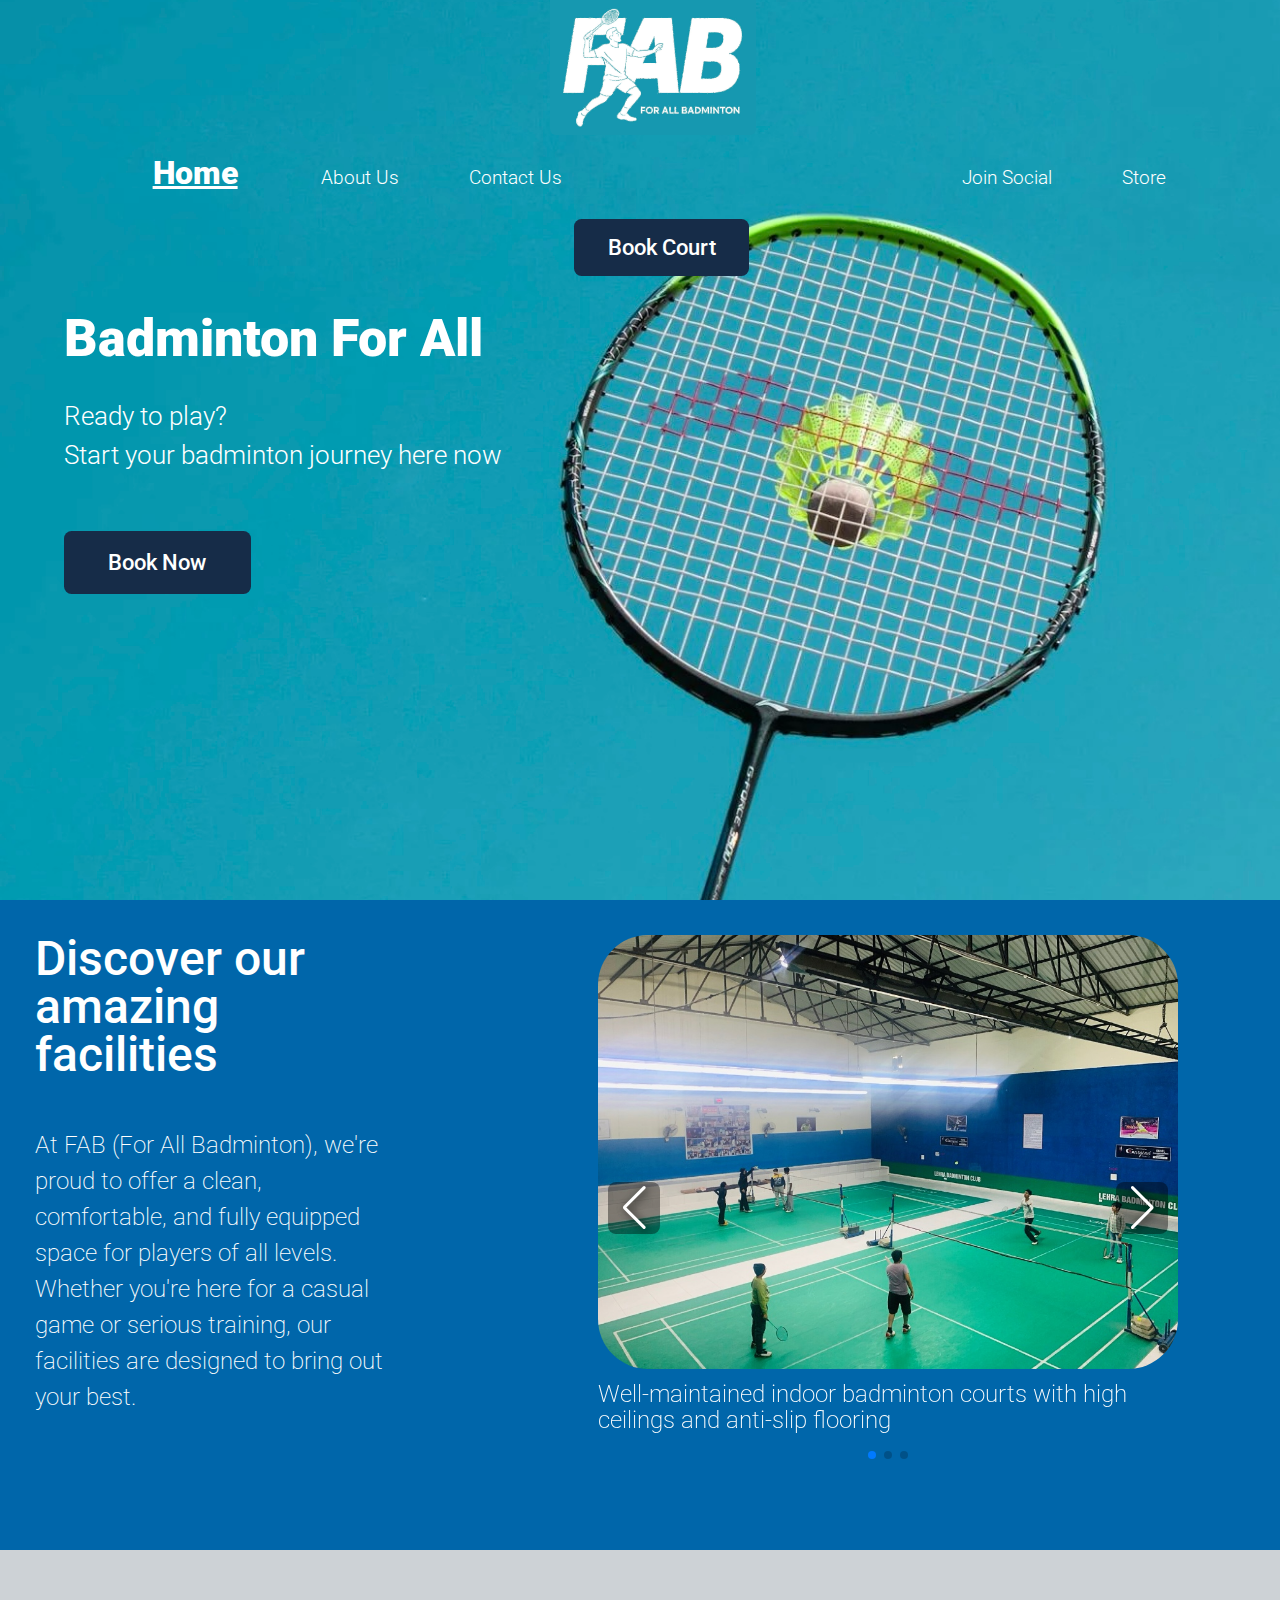
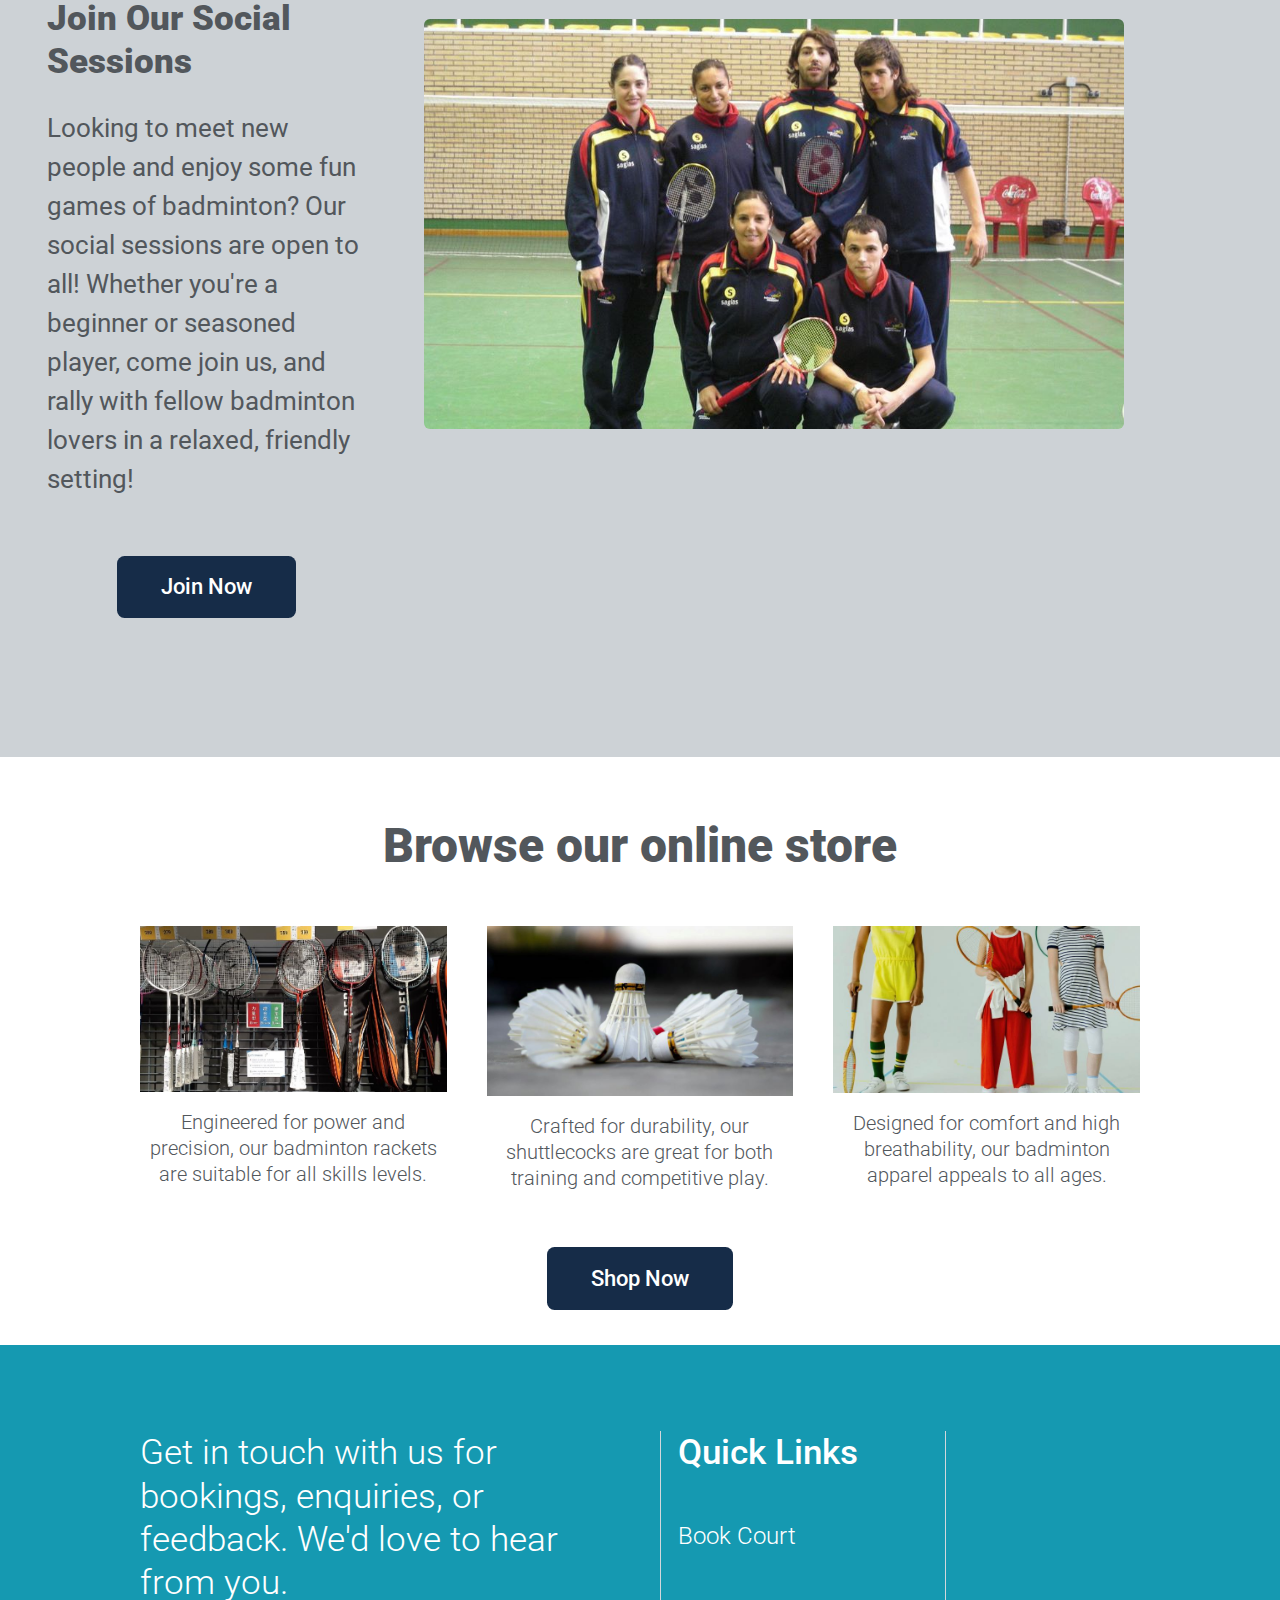
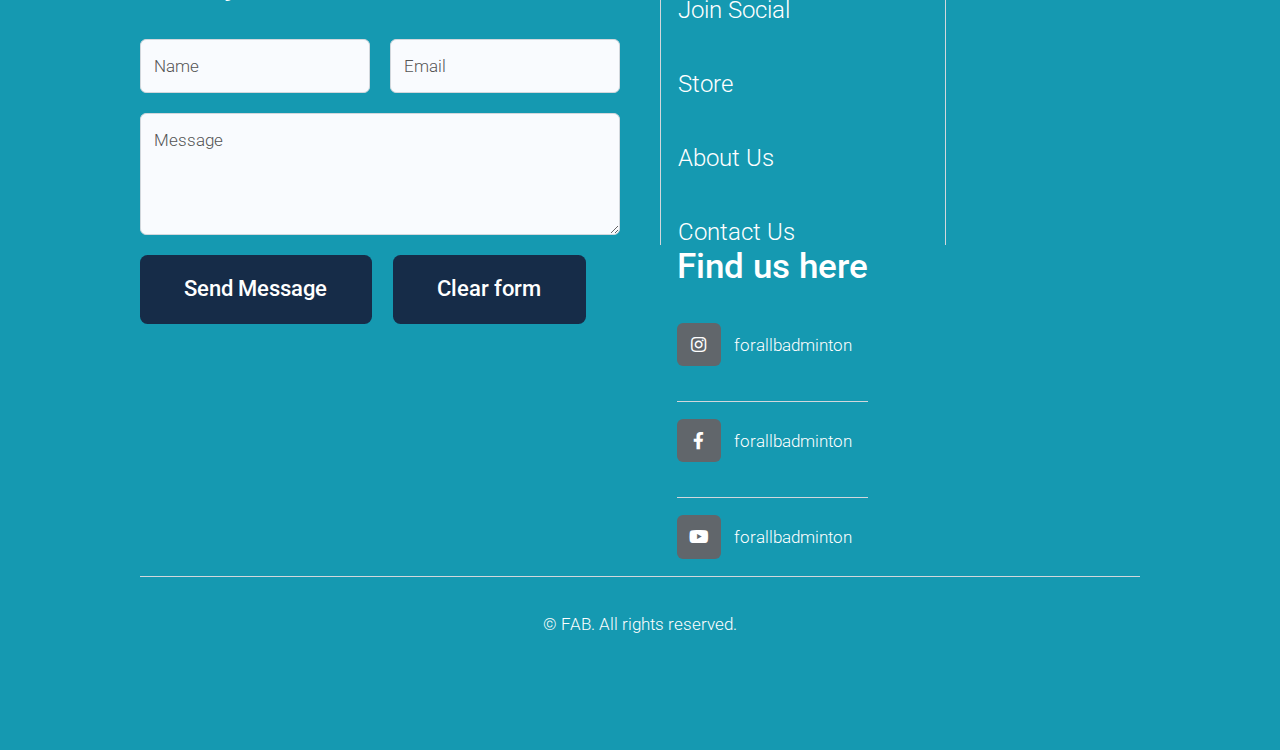
<file: index.html>
<!DOCTYPE HTML>
<!--
	Telephasic by HTML5 UP
	html5up.net | @ajlkn
	Free for personal and commercial use under the CCA 3.0 license (html5up.net/license)
-->
<html lang="en">
	<head>
		<title>For All Badminton</title>
		<meta name="robots" content="noindex,nofollow">
		<meta charset="utf-8">
		<meta name="viewport" content="width=device-width, initial-scale=1">
		<link rel="preconnect" href="https://fonts.googleapis.com">
		<link rel="preconnect" href="https://fonts.gstatic.com" crossorigin>
		<link href="https://fonts.googleapis.com/css2?family=Roboto:ital,wght@0,100..900;1,100..900&display=swap"
			rel="stylesheet">
		<link rel="stylesheet" href="assets/css/main.css">
		<!-- Swiper CSS -->
		<link rel="stylesheet" href="https://cdn.jsdelivr.net/npm/swiper@11/swiper-bundle.min.css">
		<!-- Swiper JS -->
		<script src="https://cdn.jsdelivr.net/npm/swiper@11/swiper-bundle.min.js"></script>
	</head>
	<body class="homepage is-preload">		
		<div id="page-wrapper">
			<!-- Header -->
				<div id="header-wrapper">
					<div id="header" class="container">
						<!-- Logo -->
							<div id="logo">
								<a href="index.html">
									<img src="images/badminton_logo_landscape.jpg" alt="Logo of For All Badminton company. Shows a person holding a badminton racket with the letters 'FAB' behind him.">
								</a>
							</div>
						<!-- Nav -->
							<nav id="nav">
								<ul>
									<li>
										<a class="active" href="#">Home</a>
									</li>
									<li><a href="">About Us</a></li>
									<li><a href="">Contact Us</a></li>
									<li class="break"><a href="">Join Social</a></li>
									<li><a href="">Store</a></li>
									<li><a  class="book-court-btn" href="">Book Court</a></li>
								</ul>
							</nav>
					</div>
					<!-- Hero -->
						<section id="hero" class="container">
							<header>
								<h2>Badminton For All</h2>								
							</header>
							<p>Ready to play? 
								<br>
								Start your badminton journey here now
							</p>
							<ul class="actions">
								<li><a href="#" class="button">Book Now</a></li>
							</ul>
						</section>
				</div>

				<!-- Features 1: Facilities section-->
				<div class="wrapper">
					<section class="facilities-section">
						<header>
							<h2>Discover our amazing facilities</h2>
							<p>
								At FAB (For All Badminton),
								we're proud to offer a clean,
								comfortable, and fully equipped space for players of all levels.
								Whether you're here for a casual game or serious training, our facilities are designed to bring out your
								best.
							</p>
						</header>
						<div class="swiper mySwiper">
							<div class="swiper-wrapper">
								<div class="swiper-slide">
									<div class="image-wrapper">
										<img src="images/badminton_court.jpg" alt="Some people playing badminton in a indoor badminton court.">
										<div class="caption">
											Well-maintained indoor badminton courts with high ceilings and anti-slip flooring
										</div>
									</div>
								</div>
								<div class="swiper-slide">
									<div class="image-wrapper">
										<img src="images/locker_rooms.jpg" alt="A locker room">
										<div class="caption">
											Dedicated locker room with generous storage to securely hold your personal items as you play
										</div>
									</div>
								</div>
								<div class="swiper-slide">
									<div class="image-wrapper">
										<img src="images/carpark.jpg" alt="A sheltered carpark">
										<div class="caption">
											Plenty of parking available at our venue, so you can arrive and play with ease
										</div>
									</div>
								</div>
							</div>
							
							<div class="swiper-button-prev"></div>
							<div class="swiper-button-next"></div>
							<div class="swiper-pagination"></div>
						</div>
					</section>
				</div>

			<!-- Features 3: Social section-->
			<div class="wrapper">
				<section class="social-section">
					<div class="row">
						<header>
							<h2>Join Our Social Sessions</h2>
							<div class="features">
								<div class="image-wrapper first">
									<img class="image featured" src="images/badminton_team.jpg" alt="A group of people holding badminton rackets posing for the picture">
								</div>
							</div>
							<p>
								Looking to meet new people and enjoy some fun games of badminton? Our social sessions are open to all!
								Whether you're a beginner or seasoned player, come join us, and rally with fellow badminton lovers in a relaxed,
								friendly setting!
							</p>
							<ul class="actions major button-wrapper">
								<li><a href="#" class="button">Join Now</a></li>
							</ul>
						</header>
						<div class="features">
							<div class="image-wrapper first">
								<img class="image featured" src="images/badminton_team.jpg" alt="a group of people holding badminton rackets posing for the picture">
							</div>
						</div>
					</div>
				</section>
			</div>

			<!-- Features 4: Shop section-->
				<div class="wrapper">
					<section class="container shop-section">
						<header class="">
							<h2>Browse our online store</h2>
						</header>
						<div class="row features">
							<div class="col-4 col-12-narrower feature">
								<div class="image-wrapper first">
									<img class="shop-img image featured" src="images/badminton_rackets.jpg" alt="Badminton rackets on sale in a store">
								</div>
								<p>Engineered for power and precision, our badminton rackets are suitable for all skills levels.</p>
							</div>
							<div class="col-4 col-12-narrower feature">
								<div class="image-wrapper">
									<img class="shop-img image featured" src="images/shuttlecocks.jpg" alt="A few shuttlecocks on the ground">
								</div>
								<p>Crafted for durability, our shuttlecocks are great for both training and competitive play.</p>
							</div>
							<div class="col-4 col-12-narrower feature">
								<div class="image-wrapper">
									<img class="shop-img image featured" src="images/badminton_apparels.jpg" alt="Three kids wearing fitness appeals holding tennis and badminton rackets">
								</div>
								<p>Designed for comfort and high breathability, our badminton apparel appeals to all ages.</p>
							</div>
						</div>
						<div class="button-wrapper">
							<a href="#" class="button">Shop Now</a>
						</div>
						
					</section>
				</div>

			<!-- Footer -->
			<div id="footer-wrapper">
				<div id="footer" class="container">
					<div class="row">
						<section class="col-6 col-12-narrower" id="contact-us-form">
							<h2 id="contact-us-form-title">
								Get in touch with us for bookings, enquiries, or feedback. We'd love to hear from you.
							</h2>
							<form method="post" action="#">
								<div class="row gtr-50">
									<div class="col-6 col-12-mobile">
										<input name="name" placeholder="Name" type="text">
									</div>
									<div class="col-6 col-12-mobile">
										<input name="email" placeholder="Email" type="text">
									</div>
									<div class="col-12">
										<textarea name="message" placeholder="Message"></textarea>
									</div>
									<div class="col-12">
										<ul class="actions">
											<li><input type="submit" value="Send Message"></li>
											<li><input type="reset" value="Clear form"></li>
										</ul>
									</div>
								</div>
							</form>
						</section>
						<div class="col-6 col-12-narrower">
							<div class="row gtr-0">
								<section id="quick-links">
									<h2>Quick Links</h2>
									<ul class="icons col-6 col-12-mobile">
										<li id="quick-links-bookcourt">
											<a href="#">Book Court</a>
										</li>
										<li><a href="#">Join Social</a></li>
										<li><a href="#">Store</a></li>
										<li><a href="#">About Us</a></li>
										<li><a href="#">Contact Us</a></li>
									</ul>
								</section>
								<section id="footer-socialmedia-section">
									<h2>Find us here</h2>
									<ul class="divided icons col-6 col-12-mobile">
										<li class="icon brands fa-instagram"><a href="#"><span
													class="extra">instagram.com/</span>forallbadminton</a></li>
										<li class="icon brands fa-facebook-f"><a href="#"><span
													class="extra">facebook.com/</span>forallbadminton</a></li>
										<li class="icon brands fa-youtube"><a href="#"><span
													class="extra">youtube.com/</span>forallbadminton</a></li>
									</ul>
								</section>
			
							</div>
						</div>
					</div>
				</div>
				<div id="copyright" class="container">
					<ul class="menu">
						<li>
							&copy; FAB. All rights reserved.
						</li>
					</ul>
				</div>
			</div>

		</div>

		<!-- Scripts -->
		<script src="https://cdn.jsdelivr.net/npm/swiper@11/swiper-bundle.min.js"></script>
		<script src="assets/js/jquery.min.js"></script>
		<script src="assets/js/jquery.dropotron.min.js"></script>
		<script src="assets/js/browser.min.js"></script>
		<script src="assets/js/breakpoints.min.js"></script>
		<script src="assets/js/util.js"></script>
		<script src="assets/js/main.js"></script>
	</body>
</html>
</file>
<file: assets/css/main.css>
@import url("fontawesome-all.min.css");

html, body, div, span, applet, object,
iframe, h1, h2, h3, h4, h5, h6, p, blockquote,
pre, a, abbr, acronym, address, big, cite,
code, del, dfn, em, img, ins, kbd, q, s, samp,
small, strike, strong, sub, sup, tt, var, b,
u, i, center, dl, dt, dd, ol, ul, li, fieldset,
form, label, legend, table, caption, tbody,
tfoot, thead, tr, th, td, article, aside,
canvas, details, embed, figure, figcaption,
footer, header, hgroup, menu, nav, output, ruby,
section, summary, time, mark, audio, video {
	margin: 0;
	padding: 0;
	border: 0;
	font-size: 100%;
	font: inherit;
	vertical-align: baseline;}

article, aside, details, figcaption, figure,
footer, header, hgroup, menu, nav, section {
	display: block;}

body {
	line-height: 1;
}

ol, ul {
	list-style: none;
}

blockquote, q {
	quotes: none;
}

	blockquote:before, blockquote:after, q:before, q:after {
		content: '';
		content: none;
	}

table {
	border-collapse: collapse;
	border-spacing: 0;
}

body {
	-webkit-text-size-adjust: none;
}

mark {
	background-color: transparent;
	color: inherit;
}

input::-moz-focus-inner {
	border: 0;
	padding: 0;
}




/* Basic */

	@-ms-viewport {
		width: device-width;
	}

	html {
		box-sizing: border-box;
	}

	*, *:before, *:after {
		box-sizing: inherit;
	}

	body {
		background: #f5f7fa;
		font-family: 'Roboto', sans-serif;
		font-weight: 300;
		color: #52575c;
		line-height: 1.75em;
		font-size: 14pt;
	}

		body.is-preload *, body.is-preload *:before, body.is-preload *:after {
			-moz-animation: none !important;
			-webkit-animation: none !important;
			-ms-animation: none !important;
			animation: none !important;
			-moz-transition: none !important;
			-webkit-transition: none !important;
			-ms-transition: none !important;
			transition: none !important;
		}

	input, textarea, select {
		font-family: 'Roboto', sans-serif;
		font-weight: 300;
		color: #52575c;
		line-height: 1.75em;
		font-size: 15pt;
	}

	h1, h2, h3, h4, h5, h6 {
		font-weight: 300;
		color: #52575c;
	}

	h1 a, h2 a, h3 a, h4 a, h5 a, h6 a {
		color: inherit;
		text-decoration: none;
	}

	h2 {
		font-size: 2em;
		line-height: 1.25em;
	}

	h3 {
		font-size: 1.5em;
		line-height: 1.5em;
	}

	a {
		-moz-transition: color 0.25s ease-in-out, border-color 0.25s ease-in-out, background-color 0.25s ease-in-out;
		-webkit-transition: color 0.25s ease-in-out, border-color 0.25s ease-in-out, background-color 0.25s ease-in-out;
		-ms-transition: color 0.25s ease-in-out, border-color 0.25s ease-in-out, background-color 0.25s ease-in-out;
		transition: color 0.25s ease-in-out, border-color 0.25s ease-in-out, background-color 0.25s ease-in-out;
		color: inherit;
		text-decoration: none;
		/* border-bottom: dotted 1px #62676c; */
	}

		a:hover {
			text-decoration: underline;
		}

	strong, b {
		font-weight: 400;
		color: #42474c;
	}

	em, i {
		font-style: italic;
	}

	sub {
		position: relative;
		top: 0.5em;
		font-size: 0.8em;
	}

	sup {
		position: relative;
		top: -0.5em;
		font-size: 0.8em;
	}

	hr {
		border: 0;
		border-top: solid 1px #c2c7cc;
	}

	blockquote {
		border-left: solid 0.5em #c2c7cc;
		padding: 1em 0 1em 2em;
		font-style: italic;
	}

	p, ul, ol, dl, table {
		margin-bottom: 1.5em;
	}

	br.clear {
		clear: both;
	}

	.features {
		margin-bottom: 1.5em;
	}

	.feature {
		text-align: center;
	}

/* Sections/Article */

	section, article {
		margin-bottom: 3em;
	}

	section > :last-child,
	article > :last-child,
	section:last-child,
	article:last-child {
		margin-bottom: 0;
	}

	.row > section, .row > article {
		margin-bottom: 0;
	}

	header {
		margin-bottom: 1.5em;
	}

		header > p {
			display: block;
			color: #f35858;
			padding: 0.75em 0 1em 0;
			font-size: 1.5em;
			line-height: 1.5em;
		}

		header.major {
			text-align: center;
		}

/* Container */

	.container {
		margin: 0 auto;
		max-width: 100%;
		width: 1350px;
	}
		@media screen and (max-width: 1400px) {

			.container {
				width: 1200px;
			}

		}

		@media screen and (max-width: 1280px) {

			.container {
				width: 1000px;
			}

		}


		@media screen and (max-width: 1080px) {

			.container {
				width: 800px;
			}

		}

		@media screen and (max-width: 820px) {

			.container {
				width: 600px;
			}

		}

		@media screen and (max-width: 736px) {

			.container {
				width: 100%;
			}

		}

		@media screen and (max-width: 480px) {

			.container {
				width: 100%;
			}

		}

/* Row */

	.row {
		display: flex;
		flex-wrap: wrap;
		box-sizing: border-box;
		align-items: stretch;
	}

		.row > * {
			box-sizing: border-box;
		}

		.row.gtr-uniform > * > :last-child {
			margin-bottom: 0;
		}

		.row.aln-left {
			justify-content: flex-start;
		}

		.row.aln-center {
			justify-content: center;
		}

		.row.aln-right {
			justify-content: flex-end;
		}

		.row.aln-top {
			align-items: flex-start;
		}

		.row.aln-middle {
			align-items: center;
		}

		.row.aln-bottom {
			align-items: flex-end;
		}

		.row > .imp {
			order: -1;
		}

		.row > .col-1 {
			width: 8.33333%;
		}

		.row > .off-1 {
			margin-left: 8.33333%;
		}

		.row > .col-2 {
			width: 16.66667%;
		}

		.row > .off-2 {
			margin-left: 16.66667%;
		}

		.row > .col-3 {
			width: 25%;
		}

		.row > .off-3 {
			margin-left: 25%;
		}

		.row > .col-4 {
			width: 33.33333%;
		}

		.row > .off-4 {
			margin-left: 33.33333%;
		}

		.row > .col-5 {
			width: 41.66667%;
		}

		.row > .off-5 {
			margin-left: 41.66667%;
		}

		.row > .col-6 {
			width: 50%;
		}

		.row > .off-6 {
			margin-left: 50%;
		}

		.row > .col-7 {
			width: 58.33333%;
		}

		.row > .off-7 {
			margin-left: 58.33333%;
		}

		.row > .col-8 {
			width: 66.66667%;
		}

		.row > .off-8 {
			margin-left: 66.66667%;
		}

		.row > .col-9 {
			width: 75%;
		}

		.row > .off-9 {
			margin-left: 75%;
		}

		.row > .col-10 {
			width: 83.33333%;
		}

		.row > .off-10 {
			margin-left: 83.33333%;
		}

		.row > .col-11 {
			width: 91.66667%;
		}

		.row > .off-11 {
			margin-left: 91.66667%;
		}

		.row > .col-12 {
			width: 100%;
		}

		.row > .off-12 {
			margin-left: 100%;
		}

		.row.gtr-0 {
			margin-top: 0px;
			margin-left: 0px;
		}

			.row.gtr-0 > * {
				padding: 0px 0 0 0px;
			}

			.row.gtr-0.gtr-uniform {
				margin-top: 0px;
			}

				.row.gtr-0.gtr-uniform > * {
					padding-top: 0px;
				}

		.row.gtr-25 {
			margin-top: -12.5px;
			margin-left: -12.5px;
		}

			.row.gtr-25 > * {
				padding: 12.5px 0 0 12.5px;
			}

			.row.gtr-25.gtr-uniform {
				margin-top: -12.5px;
			}

				.row.gtr-25.gtr-uniform > * {
					padding-top: 12.5px;
				}

		.row.gtr-50 {
			margin-top: -25px;
			margin-left: -25px;
		}

			.row.gtr-50 > * {
				padding: 25px 0 0 25px;
			}

			.row.gtr-50.gtr-uniform {
				margin-top: -25px;
			}

				.row.gtr-50.gtr-uniform > * {
					padding-top: 25px;
				}

		.row {
			margin-top: -50px;
			margin-left: -50px;
		}

			.row > * {
				padding: 50px 0 0 50px;
			}

			.row.gtr-uniform {
				margin-top: -50px;
			}

				.row.gtr-uniform > * {
					padding-top: 50px;
				}

		.row.gtr-150 {
			margin-top: -75px;
			margin-left: -75px;
		}

			.row.gtr-150 > * {
				padding: 75px 0 0 75px;
			}

			.row.gtr-150.gtr-uniform {
				margin-top: -75px;
			}

				.row.gtr-150.gtr-uniform > * {
					padding-top: 75px;
				}

		.row.gtr-200 {
			margin-top: -100px;
			margin-left: -100px;
		}

			.row.gtr-200 > * {
				padding: 100px 0 0 100px;
			}

			.row.gtr-200.gtr-uniform {
				margin-top: -100px;
			}

				.row.gtr-200.gtr-uniform > * {
					padding-top: 100px;
				}

		@media screen and (max-width: 1280px) {

			.row {
				display: flex;
				flex-wrap: wrap;
				box-sizing: border-box;
				align-items: stretch;
			}

				.row > * {
					box-sizing: border-box;
				}

				.row.gtr-uniform > * > :last-child {
					margin-bottom: 0;
				}

				.row.aln-left {
					justify-content: flex-start;
				}

				.row.aln-center {
					justify-content: center;
				}

				.row.aln-right {
					justify-content: flex-end;
				}

				.row.aln-top {
					align-items: flex-start;
				}

				.row.aln-middle {
					align-items: center;
				}

				.row.aln-bottom {
					align-items: flex-end;
				}

				.row > .imp-normal {
					order: -1;
				}

				.row > .col-1-normal {
					width: 8.33333%;
				}

				.row > .off-1-normal {
					margin-left: 8.33333%;
				}

				.row > .col-2-normal {
					width: 16.66667%;
				}

				.row > .off-2-normal {
					margin-left: 16.66667%;
				}

				.row > .col-3-normal {
					width: 25%;
				}

				.row > .off-3-normal {
					margin-left: 25%;
				}

				.row > .col-4-normal {
					width: 33.33333%;
				}

				.row > .off-4-normal {
					margin-left: 33.33333%;
				}

				.row > .col-5-normal {
					width: 41.66667%;
				}

				.row > .off-5-normal {
					margin-left: 41.66667%;
				}

				.row > .col-6-normal {
					width: 50%;
				}

				.row > .off-6-normal {
					margin-left: 50%;
				}

				.row > .col-7-normal {
					width: 58.33333%;
				}

				.row > .off-7-normal {
					margin-left: 58.33333%;
				}

				.row > .col-8-normal {
					width: 66.66667%;
				}

				.row > .off-8-normal {
					margin-left: 66.66667%;
				}

				.row > .col-9-normal {
					width: 75%;
				}

				.row > .off-9-normal {
					margin-left: 75%;
				}

				.row > .col-10-normal {
					width: 83.33333%;
				}

				.row > .off-10-normal {
					margin-left: 83.33333%;
				}

				.row > .col-11-normal {
					width: 91.66667%;
				}

				.row > .off-11-normal {
					margin-left: 91.66667%;
				}

				.row > .col-12-normal {
					width: 100%;
				}

				.row > .off-12-normal {
					margin-left: 100%;
				}

				.row.gtr-0 {
					margin-top: 0px;
					margin-left: 0px;
				}

					.row.gtr-0 > * {
						padding: 0px 0 0 0px;
					}

					.row.gtr-0.gtr-uniform {
						margin-top: 0px;
					}

						.row.gtr-0.gtr-uniform > * {
							padding-top: 0px;
						}

				.row.gtr-25 {
					margin-top: -10px;
					margin-left: -10px;
				}

					.row.gtr-25 > * {
						padding: 10px 0 0 10px;
					}

					.row.gtr-25.gtr-uniform {
						margin-top: -10px;
					}

						.row.gtr-25.gtr-uniform > * {
							padding-top: 10px;
						}

				.row.gtr-50 {
					margin-top: -20px;
					margin-left: -20px;
				}

					.row.gtr-50 > * {
						padding: 20px 0 0 20px;
					}

					.row.gtr-50.gtr-uniform {
						margin-top: -20px;
					}

						.row.gtr-50.gtr-uniform > * {
							padding-top: 20px;
						}

				.row {
					margin-top: -40px;
					margin-left: -40px;
				}

					.row > * {
						padding: 40px 0 0 40px;
					}

					.row.gtr-uniform {
						margin-top: -40px;
					}

						.row.gtr-uniform > * {
							padding-top: 40px;
						}

				.row.gtr-150 {
					margin-top: -60px;
					margin-left: -60px;
				}

					.row.gtr-150 > * {
						padding: 60px 0 0 60px;
					}

					.row.gtr-150.gtr-uniform {
						margin-top: -60px;
					}

						.row.gtr-150.gtr-uniform > * {
							padding-top: 60px;
						}

				.row.gtr-200 {
					margin-top: -80px;
					margin-left: -80px;
				}

					.row.gtr-200 > * {
						padding: 80px 0 0 80px;
					}

					.row.gtr-200.gtr-uniform {
						margin-top: -80px;
					}

						.row.gtr-200.gtr-uniform > * {
							padding-top: 80px;
						}

		}

		@media screen and (max-width: 1080px) {

			.row {
				display: flex;
				flex-wrap: wrap;
				box-sizing: border-box;
				align-items: stretch;
			}

				.row > * {
					box-sizing: border-box;
				}

				.row.gtr-uniform > * > :last-child {
					margin-bottom: 0;
				}

				.row.aln-left {
					justify-content: flex-start;
				}

				.row.aln-center {
					justify-content: center;
				}

				.row.aln-right {
					justify-content: flex-end;
				}

				.row.aln-top {
					align-items: flex-start;
				}

				.row.aln-middle {
					align-items: center;
				}

				.row.aln-bottom {
					align-items: flex-end;
				}

				.row > .imp-narrow {
					order: -1;
				}

				.row > .col-1-narrow {
					width: 8.33333%;
				}

				.row > .off-1-narrow {
					margin-left: 8.33333%;
				}

				.row > .col-2-narrow {
					width: 16.66667%;
				}

				.row > .off-2-narrow {
					margin-left: 16.66667%;
				}

				.row > .col-3-narrow {
					width: 25%;
				}

				.row > .off-3-narrow {
					margin-left: 25%;
				}

				.row > .col-4-narrow {
					width: 33.33333%;
				}

				.row > .off-4-narrow {
					margin-left: 33.33333%;
				}

				.row > .col-5-narrow {
					width: 41.66667%;
				}

				.row > .off-5-narrow {
					margin-left: 41.66667%;
				}

				.row > .col-6-narrow {
					width: 50%;
				}

				.row > .off-6-narrow {
					margin-left: 50%;
				}

				.row > .col-7-narrow {
					width: 58.33333%;
				}

				.row > .off-7-narrow {
					margin-left: 58.33333%;
				}

				.row > .col-8-narrow {
					width: 66.66667%;
				}

				.row > .off-8-narrow {
					margin-left: 66.66667%;
				}

				.row > .col-9-narrow {
					width: 75%;
				}

				.row > .off-9-narrow {
					margin-left: 75%;
				}

				.row > .col-10-narrow {
					width: 83.33333%;
				}

				.row > .off-10-narrow {
					margin-left: 83.33333%;
				}

				.row > .col-11-narrow {
					width: 91.66667%;
				}

				.row > .off-11-narrow {
					margin-left: 91.66667%;
				}

				.row > .col-12-narrow {
					width: 100%;
				}

				.row > .off-12-narrow {
					margin-left: 100%;
				}

				.row.gtr-0 {
					margin-top: 0px;
					margin-left: 0px;
				}

					.row.gtr-0 > * {
						padding: 0px 0 0 0px;
					}

					.row.gtr-0.gtr-uniform {
						margin-top: 0px;
					}

						.row.gtr-0.gtr-uniform > * {
							padding-top: 0px;
						}

				.row.gtr-25 {
					margin-top: -10px;
					margin-left: -10px;
				}

					.row.gtr-25 > * {
						padding: 10px 0 0 10px;
					}

					.row.gtr-25.gtr-uniform {
						margin-top: -10px;
					}

						.row.gtr-25.gtr-uniform > * {
							padding-top: 10px;
						}

				.row.gtr-50 {
					margin-top: -20px;
					margin-left: -20px;
				}

					.row.gtr-50 > * {
						padding: 20px 0 0 20px;
					}

					.row.gtr-50.gtr-uniform {
						margin-top: -20px;
					}

						.row.gtr-50.gtr-uniform > * {
							padding-top: 20px;
						}

				.row {
					margin-top: -40px;
					margin-left: -40px;
				}

					.row > * {
						padding: 40px 0 0 40px;
					}

					.row.gtr-uniform {
						margin-top: -40px;
					}

						.row.gtr-uniform > * {
							padding-top: 40px;
						}

				.row.gtr-150 {
					margin-top: -60px;
					margin-left: -60px;
				}

					.row.gtr-150 > * {
						padding: 60px 0 0 60px;
					}

					.row.gtr-150.gtr-uniform {
						margin-top: -60px;
					}

						.row.gtr-150.gtr-uniform > * {
							padding-top: 60px;
						}

				.row.gtr-200 {
					margin-top: -80px;
					margin-left: -80px;
				}

					.row.gtr-200 > * {
						padding: 80px 0 0 80px;
					}

					.row.gtr-200.gtr-uniform {
						margin-top: -80px;
					}

						.row.gtr-200.gtr-uniform > * {
							padding-top: 80px;
						}

		}

		@media screen and (max-width: 1080px) {

			.row {
				display: flex;
				flex-wrap: wrap;
				box-sizing: border-box;
				align-items: stretch;
			}

				.row > * {
					box-sizing: border-box;
				}

				.row.gtr-uniform > * > :last-child {
					margin-bottom: 0;
				}

				.row.aln-left {
					justify-content: flex-start;
				}

				.row.aln-center {
					justify-content: center;
				}

				.row.aln-right {
					justify-content: flex-end;
				}

				.row.aln-top {
					align-items: flex-start;
				}

				.row.aln-middle {
					align-items: center;
				}

				.row.aln-bottom {
					align-items: flex-end;
				}

				.row > .imp-narrower {
					order: -1;
				}

				.row > .col-1-narrower {
					width: 8.33333%;
				}

				.row > .off-1-narrower {
					margin-left: 8.33333%;
				}

				.row > .col-2-narrower {
					width: 16.66667%;
				}

				.row > .off-2-narrower {
					margin-left: 16.66667%;
				}

				.row > .col-3-narrower {
					width: 25%;
				}

				.row > .off-3-narrower {
					margin-left: 25%;
				}

				.row > .col-4-narrower {
					width: 33.33333%;
				}

				.row > .off-4-narrower {
					margin-left: 33.33333%;
				}

				.row > .col-5-narrower {
					width: 41.66667%;
				}

				.row > .off-5-narrower {
					margin-left: 41.66667%;
				}

				.row > .col-6-narrower {
					width: 50%;
				}

				.row > .off-6-narrower {
					margin-left: 50%;
				}

				.row > .col-7-narrower {
					width: 58.33333%;
				}

				.row > .off-7-narrower {
					margin-left: 58.33333%;
				}

				.row > .col-8-narrower {
					width: 66.66667%;
				}

				.row > .off-8-narrower {
					margin-left: 66.66667%;
				}

				.row > .col-9-narrower {
					width: 75%;
				}

				.row > .off-9-narrower {
					margin-left: 75%;
				}

				.row > .col-10-narrower {
					width: 83.33333%;
				}

				.row > .off-10-narrower {
					margin-left: 83.33333%;
				}

				.row > .col-11-narrower {
					width: 91.66667%;
				}

				.row > .off-11-narrower {
					margin-left: 91.66667%;
				}

				.row > .col-12-narrower {
					width: 33%;
				}

				.row > .off-12-narrower {
					margin-left: 100%;
				}

				.row.gtr-0 {
					margin-top: 0px;
					margin-left: 0px;
				}

					.row.gtr-0 > * {
						padding: 0px 0 0 0px;
					}

					.row.gtr-0.gtr-uniform {
						margin-top: 0px;
					}

						.row.gtr-0.gtr-uniform > * {
							padding-top: 0px;
						}

				.row.gtr-25 {
					margin-top: -7.5px;
					margin-left: -7.5px;
				}

					.row.gtr-25 > * {
						padding: 7.5px 0 0 7.5px;
					}

					.row.gtr-25.gtr-uniform {
						margin-top: -7.5px;
					}

						.row.gtr-25.gtr-uniform > * {
							padding-top: 7.5px;
						}

				.row.gtr-50 {
					margin-top: -15px;
					margin-left: -15px;
				}

					.row.gtr-50 > * {
						padding: 15px 0 0 15px;
					}

					.row.gtr-50.gtr-uniform {
						margin-top: -15px;
					}

						.row.gtr-50.gtr-uniform > * {
							padding-top: 15px;
						}

				.row {
					margin-top: -30px;
					margin-left: -30px;
				}

					.row > * {
						padding: 30px 0 0 30px;
					}

					.row.gtr-uniform {
						margin-top: -30px;
					}

						.row.gtr-uniform > * {
							padding-top: 30px;
						}

				.row.gtr-150 {
					margin-top: -45px;
					margin-left: -45px;
				}

					.row.gtr-150 > * {
						padding: 45px 0 0 45px;
					}

					.row.gtr-150.gtr-uniform {
						margin-top: -45px;
					}

						.row.gtr-150.gtr-uniform > * {
							padding-top: 45px;
						}

				.row.gtr-200 {
					margin-top: -60px;
					margin-left: -60px;
				}

					.row.gtr-200 > * {
						padding: 60px 0 0 60px;
					}

					.row.gtr-200.gtr-uniform {
						margin-top: -60px;
					}

						.row.gtr-200.gtr-uniform > * {
							padding-top: 60px;
						}

		}

		@media screen and (max-width: 736px) {

			.row {
				display: flex;
				flex-wrap: wrap;
				box-sizing: border-box;
				align-items: stretch;
			}

				.row > * {
					box-sizing: border-box;
				}

				.row.gtr-uniform > * > :last-child {
					margin-bottom: 0;
				}

				.row.aln-left {
					justify-content: flex-start;
				}

				.row.aln-center {
					justify-content: center;
				}

				.row.aln-right {
					justify-content: flex-end;
				}

				.row.aln-top {
					align-items: flex-start;
				}

				.row.aln-middle {
					align-items: center;
				}

				.row.aln-bottom {
					align-items: flex-end;
				}

				.row > .imp-mobile {
					order: -1;
				}

				.row > .col-1-mobile {
					width: 8.33333%;
				}

				.row > .off-1-mobile {
					margin-left: 8.33333%;
				}

				.row > .col-2-mobile {
					width: 16.66667%;
				}

				.row > .off-2-mobile {
					margin-left: 16.66667%;
				}

				.row > .col-3-mobile {
					width: 25%;
				}

				.row > .off-3-mobile {
					margin-left: 25%;
				}

				.row > .col-4-mobile {
					width: 33.33333%;
				}

				.row > .off-4-mobile {
					margin-left: 33.33333%;
				}

				.row > .col-5-mobile {
					width: 41.66667%;
				}

				.row > .off-5-mobile {
					margin-left: 41.66667%;
				}

				.row > .col-6-mobile {
					width: 50%;
				}

				.row > .off-6-mobile {
					margin-left: 50%;
				}

				.row > .col-7-mobile {
					width: 58.33333%;
				}

				.row > .off-7-mobile {
					margin-left: 58.33333%;
				}

				.row > .col-8-mobile {
					width: 66.66667%;
				}

				.row > .off-8-mobile {
					margin-left: 66.66667%;
				}

				.row > .col-9-mobile {
					width: 75%;
				}

				.row > .off-9-mobile {
					margin-left: 75%;
				}

				.row > .col-10-mobile {
					width: 83.33333%;
				}

				.row > .off-10-mobile {
					margin-left: 83.33333%;
				}

				.row > .col-11-mobile {
					width: 91.66667%;
				}

				.row > .off-11-mobile {
					margin-left: 91.66667%;
				}

				.row > .col-12-mobile {
					width: 100%;
				}

				.row > .off-12-mobile {
					margin-left: 100%;
				}

				.row.gtr-0 {
					margin-top: 0px;
					margin-left: 0px;
				}

					.row.gtr-0 > * {
						padding: 0px 0 0 0px;
					}

					.row.gtr-0.gtr-uniform {
						margin-top: 0px;
					}

						.row.gtr-0.gtr-uniform > * {
							padding-top: 0px;
						}

				.row.gtr-25 {
					margin-top: -5px;
					margin-left: -5px;
				}

					.row.gtr-25 > * {
						padding: 5px 0 0 5px;
					}

					.row.gtr-25.gtr-uniform {
						margin-top: -5px;
					}

						.row.gtr-25.gtr-uniform > * {
							padding-top: 5px;
						}

				.row.gtr-50 {
					margin-top: -10px;
					margin-left: -10px;
				}

					.row.gtr-50 > * {
						padding: 10px 0 0 10px;
					}

					.row.gtr-50.gtr-uniform {
						margin-top: -10px;
					}

						.row.gtr-50.gtr-uniform > * {
							padding-top: 10px;
						}

				.row {
					margin-top: -20px;
					margin-left: -20px;
				}

					.row > * {
						padding: 20px 0 0 20px;
					}

					.row.gtr-uniform {
						margin-top: -20px;
					}

						.row.gtr-uniform > * {
							padding-top: 20px;
						}

				.row.gtr-150 {
					margin-top: -30px;
					margin-left: -30px;
				}

					.row.gtr-150 > * {
						padding: 30px 0 0 30px;
					}

					.row.gtr-150.gtr-uniform {
						margin-top: -30px;
					}

						.row.gtr-150.gtr-uniform > * {
							padding-top: 30px;
						}

				.row.gtr-200 {
					margin-top: -40px;
					margin-left: -40px;
				}

					.row.gtr-200 > * {
						padding: 40px 0 0 40px;
					}

					.row.gtr-200.gtr-uniform {
						margin-top: -40px;
					}

						.row.gtr-200.gtr-uniform > * {
							padding-top: 40px;
						}

		}

		@media screen and (max-width: 480px) {

			.row {
				display: flex;
				flex-wrap: wrap;
				box-sizing: border-box;
				align-items: stretch;
			}

				.row > * {
					box-sizing: border-box;
				}

				.row.gtr-uniform > * > :last-child {
					margin-bottom: 0;
				}

				.row.aln-left {
					justify-content: flex-start;
				}

				.row.aln-center {
					justify-content: center;
				}

				.row.aln-right {
					justify-content: flex-end;
				}

				.row.aln-top {
					align-items: flex-start;
				}

				.row.aln-middle {
					align-items: center;
				}

				.row.aln-bottom {
					align-items: flex-end;
				}

				.row > .imp-mobilep {
					order: -1;
				}

				.row > .col-1-mobilep {
					width: 8.33333%;
				}

				.row > .off-1-mobilep {
					margin-left: 8.33333%;
				}

				.row > .col-2-mobilep {
					width: 16.66667%;
				}

				.row > .off-2-mobilep {
					margin-left: 16.66667%;
				}

				.row > .col-3-mobilep {
					width: 25%;
				}

				.row > .off-3-mobilep {
					margin-left: 25%;
				}

				.row > .col-4-mobilep {
					width: 33.33333%;
				}

				.row > .off-4-mobilep {
					margin-left: 33.33333%;
				}

				.row > .col-5-mobilep {
					width: 41.66667%;
				}

				.row > .off-5-mobilep {
					margin-left: 41.66667%;
				}

				.row > .col-6-mobilep {
					width: 50%;
				}

				.row > .off-6-mobilep {
					margin-left: 50%;
				}

				.row > .col-7-mobilep {
					width: 58.33333%;
				}

				.row > .off-7-mobilep {
					margin-left: 58.33333%;
				}

				.row > .col-8-mobilep {
					width: 66.66667%;
				}

				.row > .off-8-mobilep {
					margin-left: 66.66667%;
				}

				.row > .col-9-mobilep {
					width: 75%;
				}

				.row > .off-9-mobilep {
					margin-left: 75%;
				}

				.row > .col-10-mobilep {
					width: 83.33333%;
				}

				.row > .off-10-mobilep {
					margin-left: 83.33333%;
				}

				.row > .col-11-mobilep {
					width: 91.66667%;
				}

				.row > .off-11-mobilep {
					margin-left: 91.66667%;
				}

				.row > .col-12-mobilep {
					width: 100%;
				}

				.row > .off-12-mobilep {
					margin-left: 100%;
				}

				.row.gtr-0 {
					margin-top: 0px;
					margin-left: 0px;
				}

					.row.gtr-0 > * {
						padding: 0px 0 0 0px;
					}

					.row.gtr-0.gtr-uniform {
						margin-top: 0px;
					}

						.row.gtr-0.gtr-uniform > * {
							padding-top: 0px;
						}

				.row.gtr-25 {
					margin-top: -5px;
					margin-left: -5px;
				}

					.row.gtr-25 > * {
						padding: 5px 0 0 5px;
					}

					.row.gtr-25.gtr-uniform {
						margin-top: -5px;
					}

						.row.gtr-25.gtr-uniform > * {
							padding-top: 5px;
						}

				.row.gtr-50 {
					margin-top: -10px;
					margin-left: -10px;
				}

					.row.gtr-50 > * {
						padding: 10px 0 0 10px;
					}

					.row.gtr-50.gtr-uniform {
						margin-top: -10px;
					}

						.row.gtr-50.gtr-uniform > * {
							padding-top: 10px;
						}

				.row {
					margin-top: -20px;
					margin-left: -20px;
				}

					.row > * {
						padding: 20px 0 0 20px;
					}

					.row.gtr-uniform {
						margin-top: -20px;
					}

						.row.gtr-uniform > * {
							padding-top: 20px;
						}

				.row.gtr-150 {
					margin-top: -30px;
					margin-left: -30px;
				}

					.row.gtr-150 > * {
						padding: 30px 0 0 30px;
					}

					.row.gtr-150.gtr-uniform {
						margin-top: -30px;
					}

						.row.gtr-150.gtr-uniform > * {
							padding-top: 30px;
						}

				.row.gtr-200 {
					margin-top: -40px;
					margin-left: -40px;
				}

					.row.gtr-200 > * {
						padding: 40px 0 0 40px;
					}

					.row.gtr-200.gtr-uniform {
						margin-top: -40px;
					}

						.row.gtr-200.gtr-uniform > * {
							padding-top: 40px;
						}

		}

/* Image */

	.image {
		-moz-transition: opacity 0.25s ease-in-out;
		-webkit-transition: opacity 0.25s ease-in-out;
		-ms-transition: opacity 0.25s ease-in-out;
		transition: opacity 0.25s ease-in-out;
		display: inline-block;
		outline: 0;
		border: 0;
	}

		.image img {
			display: block;
			width: 100%;
		}

		.image.fit {
			display: block;
			width: 100%;
		}

		.image.featured {
			display: block;
			width: 100%;
			margin: 0 0 1em 0;
		}

		.image.left {
			float: left;
			margin: 0 2em 2em 0;
		}

		.image.centered {
			display: block;
			margin: 0 0 3em 0;
		}

			.image.centered img {
				margin: 0 auto;
				width: auto;
			}

	a.image:hover {
		opacity: 0.85;
	}

	@media screen and (max-width: 1200px){	
		.shop-section > div > section > div > img {
			height: 10px;
			border-radius: 6px;
		 }

		
	}

/* List */

	ul {
		list-style: disc;
		padding-left: 1em;
	}

		ul li {
			padding-left: 0.5em;
		}

	ol {
		list-style: decimal;
		padding-left: 1.25em;
	}

		ol li {
			padding-left: 0.25em;
		}

/* Actions */

	ul.actions {
		padding-top: 1em;
		list-style: none;
		padding-left: 0;
	}

		ul.actions.major {
			text-align: center;
		}

		ul.actions li {
			display: inline-block;
			margin-left: 1em;
			padding-left: 0;
		}

			ul.actions li:first-child {
				margin-left: 0;
			}

/* Divided */

	ul.divided {
		list-style: none;
		padding-left: 0;
	}

		ul.divided li {
			border-top: solid 1px #d2d7dc;
			padding-top: 2em;
			margin-top: 2em;
			padding-left: 0;
		}

			ul.divided li:first-child {
				padding-top: 0;
				margin-top: 0;
				border-top: 0;
			}

/* Icons */

	ul.icons {
		list-style: none;
		padding-left: 0;
	}

		ul.icons li {
			padding-left: 0;
		}

			ul.icons li:before {
				display: inline-block;
				color: #fff;
				background: #61666b;
				width: 2.5em;
				height: 2.5em;
				border-radius: 0.35em;
				text-align: center;
				line-height: 2.5em;
				margin-right: 0.75em;
			}

/* Menu */

	ul.menu {
		list-style: none;
		padding-left: 0;
	}

		ul.menu li {
			display: inline-block;
			border-left: solid 1px #d2d7dc;
			padding-left: 1em;
			margin-left: 1em;
		}

			ul.menu li:first-child {
				border-left: 0;
				padding-left: 0;
				margin-left: 0;
			}

/* Form */

	form .actions {
		padding-top: 0;
	}

	form label {
		display: block;
		font-weight: 300;
		color: #52575c;
		margin: 0 0 0.5em 0;
	}

	form input[type="text"],
	form input[type="email"],
	form input[type="password"],
	form select,
	form textarea {
		-moz-transition: background-color 0.25s ease-in-out;
		-webkit-transition: background-color 0.25s ease-in-out;
		-ms-transition: background-color 0.25s ease-in-out;
		transition: background-color 0.25s ease-in-out;
		-webkit-appearance: none;
		display: block;
		background: #f9fbfe;
		border: solid 1px #d2d7dc;
		border-radius: 0.35em;
		width: 100%;
		line-height: 1.5em;
		padding: 0.75em;
	}

		form input[type="text"]:focus,
		form input[type="email"]:focus,
		form input[type="password"]:focus,
		form select:focus,
		form textarea:focus {
			background: #fff;
		}

	form textarea {
		min-height: 7em;
	}

	form ::-webkit-input-placeholder {
		color: #555 !important;
	}

	form :-moz-placeholder {
		color: #555 !important;
	}

	form ::-moz-placeholder {
		color: #555 !important;
	}

	form :-ms-input-placeholder {
		color: #555 !important;
	}

	form ::-moz-focus-inner {
		border: 0;
	}

/* Table */

	table {
		width: 100%;
	}

		table.default {
			width: 100%;
		}

			table.default tbody tr {
				border-top: solid 1px #D2D7DC;
			}

				table.default tbody tr:nth-child(2n+1) {
					background: #f9fbfe;
				}

			table.default td {
				padding: 0.5em 1em 0.5em 1em;
			}

			table.default th {
				text-align: left;
				font-weight: 400;
				padding: 0.5em 1em 0.5em 1em;
			}

			table.default tfoot {
				border-top: solid 1px #D2D7DC;
			}

/* Button */

	input[type="button"],
	input[type="submit"],
	input[type="reset"],
	button,
	.button {
		-moz-transition: color 0.25s ease-in-out, border-color 0.25s ease-in-out, background-color 0.25s ease-in-out;
		-webkit-transition: color 0.25s ease-in-out, border-color 0.25s ease-in-out, background-color 0.25s ease-in-out;
		-ms-transition: color 0.25s ease-in-out, border-color 0.25s ease-in-out, background-color 0.25s ease-in-out;
		transition: color 0.25s ease-in-out, border-color 0.25s ease-in-out, background-color 0.25s ease-in-out;
		display: inline-block;
		color: inherit;
		text-decoration: none;
		border: solid 1px #c2c7cc;
		border-radius: 0.35em;
		padding: 0.8em 2em 0.8em 2em;
		cursor: pointer;
		outline: 0;
		background: #162C48;
		border-color: rgba(255, 255, 255, 0);
		color: #fff;
		font-size: 1.25em;
		font-weight: 500;

	}

		input[type="button"]:hover,
		input[type="submit"]:hover,
		input[type="reset"]:hover,
		button:hover,
		.button:hover {
			border-color: rgba(255, 255, 255, 0.75);
			background-color: #0066AA;
			color: #fff;
		}

/* Icons */

	.icon {
		text-decoration: none;
		text-decoration: none;
	}

		.icon:before {
			-moz-osx-font-smoothing: grayscale;
			-webkit-font-smoothing: antialiased;
			display: inline-block;
			font-style: normal;
			font-variant: normal;
			text-rendering: auto;
			line-height: 1;
			text-transform: none !important;
			font-family: 'Font Awesome 5 Free';
			font-weight: 400;
		}

		.icon:before {
			line-height: inherit;
		}

		.icon > .label {
			display: none;
		}

		.icon.solid:before {
			font-weight: 900;
		}

		.icon.brands:before {
			font-family: 'Font Awesome 5 Brands';
		}

/* Wrappers */

	.wrapper {
		position: relative;
		background: #fff;
		overflow-x: hidden;
		padding: 0em 0 0em 0;
	}

	.image-wrapper {
		position: relative;
	}

		.image-wrapper .image {
			position: relative;
			z-index: 2;
		}

		.image-wrapper.first:before {
			padding-left: 0.5em;
			padding-right: 0.5em;
			/* content: '';
			display: block;
			width: 2000%;
			height: 100%;
			position: absolute;
			left: -1000%;
			top: 0;
			z-index: 1;
			box-shadow: inset 0px 0px 0px 1px #e8e8e8;
			background: #f6f8fb url("images/image-wrapper.svg"); */
		}
	
	#header-wrapper {
		background-image: url("images/badminton_homepage.jpg");
		background-size: cover;
		background-position: center;
		background-repeat: no-repeat;
		height: 100vh;
	}

	#header.container {
		max-width: 100%;
		width: 100%;
		height: 100%;
		padding: 0;
		margin: 0;	  
	}

	#social-wrapper {
		height: 80vh;
		background-color: #cdd2d6;
		position: relative;
		text-align: left;
	}

	#footer-wrapper {
		background-color: #1599b1;
		padding: 3em 0 3em 0;
		color: white;
	}

/* Header */

	#logo {
		position: absolute;
		z-index: 4;
		top: 0;
		left: 51%;
		width: 15em;
		margin-left: -7.5em;
		
	}
 
		#logo img {
			height: 15vh;
			width: auto;  
			border-radius: 0 0 0.35em 0.35em;
			z-index: 4;
			
		}

		#logo a {
			display: block;
			width: 100%;
			height: 4em;
			line-height: 4em;
			border-top: 0;
			border-bottom: 0;
			display: inline-block;
			text-align: center;
			position: relative;
			z-index: 4;
			pointer-events: auto;		  
			
		}

	#nav {
		text-align: center;
		position: relative;
		top: 0;
		left: 0;
		width: 100%;
		height: 4em;
		line-height: 4em;
		z-index: 3;
	}

		#nav > ul {
			margin: 0;
		}

			#nav > ul > li {
				display: inline-block;
				margin-left: 1em;
				z-index: 4;
			}

				/* #nav > ul > li > ul {
					 display: none;
				} */

				#nav > ul > li > span, #nav > ul > li > a {
					font-size: 1.2rem;
					color: #fff;
					text-decoration: none;
					outline: 0;
					border: 0;
					border: solid 1px rgba(255, 255, 255, 0);
					border-radius: 0.35em;
					padding: 0.3em 1em 0.3em 1em;
					-moz-transition: border-color 0.25s ease-in-out, background-color 0.25s ease-in-out;
					-webkit-transition: border-color 0.25s ease-in-out, background-color 0.25s ease-in-out;
					-o-transition: border-color 0.25s ease-in-out, background-color 0.25s ease-in-out;
					-ms-transition: border-color 0.25s ease-in-out, background-color 0.25s ease-in-out;
					transition: border-color 0.25s ease-in-out, background-color 0.25s ease-in-out;
					z-index: 14;
				}

				#nav > ul > li.active > span, #nav > ul > li > a:hover {
					border: 2px solid #162C48;
					border-radius: 4px;
					padding: 0.3em 1em;
					border-color: rgba(255, 255, 255, 0.75);
					background-color: rgba(255, 255, 255, 0.15);
					color: #fff;
				}

				#nav > ul > li:first-child {
					margin-left: 0;
				}

				#nav > ul > li.break {
					margin-left: 18em;
				}

				#nav > ul > li:first-child {
					margin-left: 0;
				}

				#nav > ul > li.break {
					margin-left: 20em;
				}

				/* Style the Book Court button */
				#nav a.book-court-btn {
					color: #ffffff;
					border-radius: 0.35em;
					padding: 0.7em 1.5em 0.7em 1.5em;
					cursor: pointer;
					outline: 0;
					background: #162C48;
					font-size: 1.25em;
					font-weight: 500;
				}

				#nav a.book-court-btn:hover {
					border-color: rgba(255, 255, 255, 0.75);
					border-radius: 0.35em;
					background-color: #0066AA;
					color: #fff;
					padding: 0.7em 1.5em 0.7em 1.5em;
				}

				#nav a.active {
					font-size: 2rem;
					font-weight: 900;
					color: #fff;
					text-decoration: underline;
				}

	.dropotron {
		text-align: left;
		line-height: 2em;
		border-radius: 0.35em;
		min-width: 12em;
		background: #fff;
		line-height: 1em;
		padding: 0.85em 0 0.85em 0;
		box-shadow: 0px 1px 3px 0px rgba(0, 0, 0, 0.25);
		margin-top: -0.8em;
		list-style: none;
	}

		.dropotron a, .dropotron span {
			display: block;
			padding: 0.65em 1em 0.65em 1em;
			border-top: solid 1px #e8e8e8;
			border-bottom: 0;
		}

		.dropotron li {
			padding-left: 0;
		}

			.dropotron li:first-child > a, .dropotron li:first-child > span {
				border-top: 0;
			}

			.dropotron li.active > a, .dropotron li.active > span {
				color: #f35858;
			}

		.dropotron.level-0 {
			font-size: 0.9em;
			margin-top: 0;
		}

			.dropotron.level-0:before {
				content: '';
				position: absolute;
				top: -1em;
				width: 1em;
				height: 1em;
				border-bottom: solid 0.5em #fff;
				border-left: solid 0.5em rgba(255, 255, 255, 0);
				border-right: solid 0.5em rgba(255, 255, 255, 0);
			}

			.dropotron.level-0.center:before {
				left: 50%;
				margin-left: -0.5em;
			}

			.dropotron.level-0.left:before {
				left: 1em;
			}

			.dropotron.level-0.right:before {
				right: 1em;
			}

/* Hero */

	#hero {
		position: absolute;
		top: 0;
		left: 0;
		width: 100%;
		height: 100%;
		color: white;
		display: flex;
		flex-direction: column;
		justify-content: center;
		align-items: flex-start;
		text-align: left;
		z-index: 2;
		padding-left: 5%; 
	}


		#hero h2 {
			color: #fff;
			font-size: 3em;
			font-weight: 900;
		}

		#hero strong {
			color: inherit;
		}

		#hero header > span {
			color: #fff;
		}

		#hero p {
			font-size: 1.5em;
			line-height: 1.5em;
			font-weight: 300;
		}

		#hero a:hover {
			text-decoration: none;
		}

/* Swiper for Facilites */

.facilities-section {
	display: flex;
	flex-direction: column;
	flex-wrap: wrap;
	height: 750px;
	padding: 2em;
	position: relative;
	background-color: #0066AA;
	overflow:  hidden;

}

.facilities-section header{
	width: 30%;
	padding: 2em;
	box-sizing: border-box;
}

.facilities-section header h2 {
	font-size: 3rem;
	font-weight: 500;
	line-height: 1em;
	color: #ffffff
}

.facilities-section header p {
	font-size: 1.5rem;
	font-weight: 200;
	padding-top: 2em;
	line-height: 1.5em;
	color: #ffffff
}

.swiper {
	width: 700px;
	box-sizing: border-box;
	margin-right: auto;
	display: flex;
	flex-direction: row;
	flex-wrap: wrap;

}

.swiper-slide img {
	max-width: 100%;
	height: auto;
	object-fit: cover;
	display: block;
	margin-right: 2em;
	border-radius: 50px;
}

.caption {
	height: 10%;
	font-size: 1.5rem;
	padding: 0.5em 0 1em 0;
	font-weight: 200;
	color: #ffffff
}

.swiper-button-next,
.swiper-button-prev {
	color: white !important;
	z-index: 10;
	text-shadow: 2px 2px 10px rgba(0, 0, 0, 0.9);
	background-color: rgba(0, 0, 0, 0.4);
	padding: 1.5em;
	border-radius: 8px;

}

.swiper-button-next:hover,
.swiper-button-prev:hover {
	background-color: black;
}

/* Social */

.social-section {
	
	background-color: #cdd2d6;
	padding: 2em;
}
.social-section .row{
	display: flex;
	padding: 2em;	
}

.social-section .row header .features {
	display: none;
}

.social-section .row header {
	display: flex;
	flex-direction: column;
	align-items: flex-start;
	text-align: left;
	width: 30%;
	padding: 1em;
	box-sizing: border-box;
}

.social-section .row h2 {
	font-weight: 900;
}

.social-section .row p {
	font-weight: 400;
	line-height: 1.5em;
	padding-top: 1em;
	color: #52575c;
	padding-bottom: 0;
}

.social-section .row a:hover {
	text-decoration: none;
}
.social-section .image {
	width: 880px;
	border-radius: 6px;
} 


/* Shop */
.shop-section {
	/* height: 85vh; */
	padding: 2em 0 2em 0;
}

.shop-section header {
	display: flex;
	justify-content: center;
   	width: 100%;
}
.shop-section header h2 {
	font-size: 3rem;
	padding: 0.5em 0 0.5em 0;
	font-weight: 900;
}

.shop-section p {
	font-size: 1.25rem;
}

.shop-section > div > section > div > img {
	height: 250px;
	border-radius: 6px;
 }

 .shop-section a:hover {
 	text-decoration: none;
 }

 .button-wrapper {
 	display: flex;
 	justify-content: center;
	width: 100%;
 }

/* Main */

	#main {
		padding-bottom: 4em;
	}

/* Sidebar */

	#sidebar section {
		border-top: solid 1px #d2d7dc;
		margin-top: 3em;
		padding-top: 3em;
	}

		#sidebar section:first-child {
			border-top: 0;
			margin-top: 0;
			padding-top: 0;
		}

/* Footer */
		#contact-us-form h2 {
			color: white;
			padding-bottom: 1em;
			font-weight: 300;
		}
	
		#quick-links {
			border-left: solid 1px #d2d7dc;
			border-right: solid 1px #d2d7dc;
			padding: 0em 5em 0em 1em;
			margin-right: 0em;
			color: white;
		}
	
		#quick-links h2 {
			color: white;
			font-weight: 500;
		}
	
		#quick-links>ul>li {
			padding-top: 1em;
			margin-top: 1em;
			padding-left: 0;
			width: 80%;
			font-size: 1.5rem;
		}
	
		#quick-links-bookcourt {
			padding-top: 0;
			margin-top: 0;
			border-top: 0;
		}
	
		#footer-socialmedia-section {
			padding-left: 1em;
		}
	
		#footer-socialmedia-section h2 {
			color: white;
			font-weight: 500;
		}
	
		#footer-socialmedia-section>ul>li {
			padding: 1em 0 1em 0;
			margin-top: 1em;
		}

/* Copyright */

	#copyright {
		position: relative;
		z-index: 1;
		text-align: center;
		border-top: solid 1px #d2d7dc;
		color: #ffffff;
		padding-top: 2em;
	}

	/* Facilities Section */
@media screen and (max-width: 1350px){
	.facilities-section {
		padding-bottom: 0;
		margin-bottom: 0;
		height: 650px;
	}
	.facilities-section header {
		padding: 0;
	}
	.facilities-section .swiper {
		width: 580px;
	}
	
}

@media screen and (max-width: 1260px) {
	.facilities-section {
		height: 610px;
	}
	.facilities-section .swiper {
		width: 550px;
	}
	.facilities-section header h2 {
		font-size: 45px;
	}

	.facilities-section header p {
		font-size: 25px;
	}

}

@media screen and (max-width: 1160px) {
	.facilities-section {
		height: 530px;
	}
	.facilities-section .swiper {
		width: 490px;
	}
	.swiper-slide img {
		border-radius: 30px;
	}
	.facilities-section .caption {
		font-size: 20px;
	}

	.facilities-section header h2 {
		font-size: 43px;
	}

	.facilities-section header p {
		font-size: 22px;
	}

}

@media screen and (max-width: 1080px) {
	.facilities-section {
		height: 500px;
	}
	.facilities-section .swiper {
		width: 450px;
	}

	.facilities-section .caption {
		font-size: 20px;
	}

	.facilities-section header h2 {
		font-size: 40px;
	}

	.facilities-section header p {
		font-size: 20px;
	}

}

@media screen and (max-width: 1000px) {
	.facilities-section {
		height: 500px;
	}

	.facilities-section .swiper {
		width: 430px;
	}
	.swiper-slide img {
		border-radius: 25px;
	}

	.facilities-section .caption {
		font-size: 19px;
	}

	.facilities-section header h2 {
		font-size: 40px;
	}

	.facilities-section header p {
		font-size: 19px;
	}

}

@media screen and (max-width: 880px) {
	.facilities-section {
		height: 480px;
	}

	.facilities-section .swiper {
		width: 390px;
	}
	.swiper-slide img {
		border-radius: 20px;
	}

	.facilities-section .caption {
		font-size: 17px;
	}

	.facilities-section header h2 {
		font-size: 33px;
	}

	.facilities-section header p {
		font-size: 17px;
	}
}

@media screen and (max-width: 750px) {
	.facilities-section {
		height: 650px;
		display: flex;
		flex-direction: row;
		justify-content: start;
		align-items: center;
	}
	.facilities-section header {
		order: 1;
		width: 100%;
	}

	.facilities-section .swiper {
		width: 450px;
		order: 2;
	}

	.swiper-slide img {
		border-radius: 20px;
	}

	.facilities-section .caption {
		font-size: 17px;
	}

	.facilities-section header h2 {
		font-size: 33px;
	}

	.facilities-section header p {
		font-size: 17px;
		margin-bottom: 0;
		padding: 10px 0 0 0;
	}
}

@media screen and (max-width: 550px) {
	.facilities-section {
		padding-top: 10px;
	}

	.facilities-section .caption {
		font-size: 14px;
	}

	.facilities-section header h2 {
		font-size: 30px;
	}

	.facilities-section header p {
		font-size: 14px;
		margin-bottom: 0;
		padding: 20px 0 0 0;
	}
}

	/* 	Social Section		*/
@media screen and (max-width: 1400px) {
	.social-section .row .features .image {
		width: 800px;
		border-radius: 6px;
	}
	
@media screen and (max-width: 1320px) {
	.social-section .row .features .image {
		width: 700px;
		border-radius: 6px;
	}
}

@media screen and (max-width: 1200px) {
	.social-section .row p {
		font-size: 19px;
	}
	.social-section .row .features .image {
		width: 600px;
		border-radius: 6px;
	}
}

@media screen and (max-width: 950px) {
	#social {
		padding: 20px;
	}

	.social-section {
		padding: 0.5em;
		
	}

	.social-section .row {
		padding: 1em;
		display: flex;
		flex-direction: column;
	}
	.social-section .row header {
		margin-bottom: 0;
		padding-bottom: 0;
		width: 100%;
	}
	.social-section .row header h2 {
		font-size: 30px;
		padding-bottom: 10px;
		order: 1;
	}
	.social-section .row header .features{
		display: flex;
		order: 2;
	}
	.social-section .row header .features .image {
		width: 800px;
		border-radius: 6px;
	}
	.social-section .row header p {
		font-size: 20px;
		margin: 0;
		padding: 0;
		order: 3;
	}
	.social-section .row header .actions {
		order: 4;
	}
	.social-section .button {
		width: 100%;
	}
	.social-section .row .features {
		display: none;
	}
}

@media screen and (max-width: 840px) {
	.social-section .row header .features .image {
		width: 700px;
		border-radius: 6px;
	}
}

@media screen and (max-width: 740px) {
	.social-section .row header .features .image {
		width: 600px;
		border-radius: 6px;
	}
}

@media screen and (max-width: 680px) {
	.social-section .row header .features .image {
		width: 500px;
		border-radius: 6px;
	}
}

@media screen and (max-width: 550px) {

	.social-section .row header h2 {
		font-size: 22px;
	}

	.social-section .row header p {
		font-size: 15px;
		padding-bottom: 0px;
	}

	.social-section .row header .features .image {
		width: 380px;
		border-radius: 6px;
	}
}

@media screen and (max-width: 440px) {
	.social-section .row header .features .image {
		width: 320px;
		border-radius: 6px;
	}
}

/* Normal */

	@media screen and (max-width: 1280px) {

		/* Basic */

			body, input, textarea, select {
				line-height: 1.5em;
				font-size: 13pt;
			}

			span.extra {
				display: none;
			}

		/* Wrappers */

			.wrapper {
				padding: 0em 0 0em 0;
			}

			#header-wrapper {
				padding: 2em 0 2em 0;
			}

			.homepage #header-wrapper {
				padding: 8em 0 4em 0;
			}

			#social-wrapper {
				padding: 5em 0 5em 0;
			}

			#footer-wrapper {
				padding: 5em 0 5em 0;
			}

	}

/* Narrow */

	 @media screen and (max-width: 1080px) {

		/* Sections/Article */

			header br {
				display: none;
			}

		/* Button */

			input[type="button"],
			input[type="submit"],
			input[type="reset"],
			button,
			.button {
				padding-left: 1.25em;
				padding-right: 1.25em;
			}

		/* Wrappers */

			.wrapper {
				padding: 0em 0em 0em 0em;
			}

			#header-wrapper {
				padding: 5em 0 1em 0;
			}

			.homepage #header-wrapper {
				padding: 5em 0 4em 0;
			}

			#social-wrapper {
				padding: 2em;
			}

			#footer-wrapper {
				padding: 4em 2em 4em 2em;
			}

		/* Header */

			#nav {
				position: relative;
				margin: 0.5em 0 0 0;
				line-height: 2.25em;
				height: 2.25em;
			}

				#nav > ul > li {
					margin-left: 0;
				}

					#nav > ul > li.break {
						margin-left: 0;
					}

			.dropotron.level-0 {
				margin-top: 1.1em;
			}

		/* Hero */

			#hero {
				padding: 3.5em 4em 0 4em;
			}

				#hero h2 {
					font-size: 2.75em;
				}

				#hero p br {
					display: none;
				}

		/* Social */
			
			.social-section {
				padding: 0.5em
			}
			.social-section .row {
				padding: 1em;
			}
			.social-section header {
				margin-bottom: 0;
			}
			.social-section p {
				font-size: 17px;
			}
			.social-section .image{
				width: 600px;
				border-radius: 6px;
			}
			

		/* Shop */
		.shop-section div div p {
			font-size: 15px;
		}

		/* Copyright */

			#copyright {
				padding-top: 2em;
				margin-top: 3em;
			}

	} 

/* Narrower */

	@media screen and (max-width: 820px) {

		/* Basic */

			body, input, textarea, select {
				line-height: 1.5em;
				font-size: 14pt;
			}

			span.extra {
				display: inline;
			}

			.features {
				margin-bottom: 0;
			}

		/* Sections/Article */

			section, article {
				margin-bottom: 3em;
			}

			.row > section, .row > article {
				margin-bottom: 3em;
			}

			section:last-child,
			article:last-child {
				margin-bottom: 0;
			}

			.row > section:last-child,
			.row > article:last-child {
				margin-bottom: 0;
			}

		/* Menu */

			ul.menu {
				text-align: center;
			}

				ul.menu li {
					display: block;
					border: 0;
					padding: 0;
					margin: 0;
					line-height: 2em;
				}

					ul.menu li:first-child {
						border-top: 0;
					}

		/* Actions */

			ul.actions.major {
				padding-top: 2em;
			}

		/* Buttons */
			.button {
				font-size: 16px;
			}


		/* Header */

			#nav {
				font-size: 0.9em;
			}

				#nav > ul > li > span, #nav > ul > li > a {
					padding: 0.25em 0.5em 0.25em 0.5em;
				}

		/* Hero */

			#hero h2 {
				font-size: 2.5em;
			}

		/* Main */

			#main {
				padding-bottom: 0;
			}

		/* Content */

			#content {
				margin-bottom: 3em;
			}

		/* Sidebar */

			#sidebar {
				margin-bottom: 3em;
			}

				#sidebar section {
					border-top: 0;
					margin-top: 0;
					padding-top: 1em;
				}
		/* Social */
			
			.social-section {
				padding: 0.5em
			}
			.social-section .row {
				padding: 1em;
			}
			.social-section header {
				margin-bottom: 0;
				padding-bottom: 0;
			}
			.social-section h2 {
				font-size: 30px;
			}
			.social-section p {
				font-size: 13px;
			}
			.social-section .image{
				width: 480px;
				border-radius: 6px;
			}

		/* Footer */

			#footer header.major {
				margin-bottom: 1.5em;
			}

	}

/* Mobile */

	#navPanel, #navButton {
		display: none;
	}

	@media screen and (max-width: 736px) {

		/* Basic */

			html, body {
				overflow-x: hidden;
			}

			body, input, textarea, select {
				font-size: 13pt;
				letter-spacing: 0;
			}

			h2 {
				font-size: 1.5em;
				line-height: 1.25em;
			}

		/* Sections/Article */

			header {
				margin-bottom: 1em;
			}

				header > p {
					font-size: 1em;
				}

		/* Divided */

			ul.divided li {
				padding-top: 0.75em;
				margin-top: 0.75em;
			}

		/* Wrappers */

			.wrapper {
				padding: 0em 0 0em 0;
			}

			#header-wrapper {
				padding: 3em 20px 20px 20px;
				text-align: center;
			}

			.homepage #header-wrapper {
				padding: 3em 20px 3em 20px;
			}

			#social-wrapper {
				padding: 20px;
			}

			#footer-wrapper {
				padding: 3em 20px 3em 20px;
			}

		/* Header */

			#logo {
				position: relative;
			}

				#logo a {
					border: solid 1px rgba(255, 255, 255, 0.75);
					border-radius: 0.35em;
					height: 3em;
					line-height: 3em;
				}

		/* Nav */

			#nav {
				display: none;
			}

		/* Footer */

			#footer ul.divided {
				margin: 0;
			}

				#footer ul.divided li:first-child {
					border-top: solid 1px #d2d7dc;
					padding-top: 0.75em;
					margin-top: 0.75em;
				}

				#footer ul.divided:first-child li:first-child {
					border-top: 0;
					padding-top: 0;
					margin-top: 0;
				}

		/* Hero */

			#hero {
				padding: 2.5em 2em 0 2em;
			}

				#hero header {
					margin: 0 0 1.25em 0;
				}

					#hero header h2 {
						font-size: 1.5em;
					}

				#hero p {
					font-size: 1em;
				}

		/* Nav */

			#page-wrapper {
				-moz-backface-visibility: hidden;
				-webkit-backface-visibility: hidden;
				-ms-backface-visibility: hidden;
				backface-visibility: hidden;
				-moz-transition: -moz-transform 0.5s ease;
				-webkit-transition: -webkit-transform 0.5s ease;
				-ms-transition: -ms-transform 0.5s ease;
				transition: transform 0.5s ease;
				padding-bottom: 1px;
			}

			#navButton {
				-moz-backface-visibility: hidden;
				-webkit-backface-visibility: hidden;
				-ms-backface-visibility: hidden;
				backface-visibility: hidden;
				-moz-transition: -moz-transform 0.5s ease;
				-webkit-transition: -webkit-transform 0.5s ease;
				-ms-transition: -ms-transform 0.5s ease;
				transition: transform 0.5s ease;
				display: block;
				height: 44px;
				left: 0;
				position: fixed;
				top: 0;
				width: 100%;
				z-index: 10001;
			}

				#navButton .toggle {
					text-decoration: none;
					border: 0;
					height: 100%;
					left: 0;
					outline: 0;
					position: absolute;
					top: 0;
					width: 100%;
				}

					#navButton .toggle:before {
						-moz-osx-font-smoothing: grayscale;
						-webkit-font-smoothing: antialiased;
						display: inline-block;
						font-style: normal;
						font-variant: normal;
						text-rendering: auto;
						line-height: 1;
						text-transform: none !important;
						font-family: 'Font Awesome 5 Free';
						font-weight: 900;
					}

					#navButton .toggle:before {
						background: rgba(128, 132, 136, 0.35);
						border-radius: 0 0 0.35em 0.35em;
						border-top: 0;
						color: #fff;
						content: '\f0c9';
						display: block;
						font-size: 18px;
						height: 30px;
						left: 50%;
						line-height: 30px;
						margin-left: -40px;
						position: absolute;
						text-align: center;
						text-decoration: none;
						width: 80px;
					}

			#navPanel {
				-moz-backface-visibility: hidden;
				-webkit-backface-visibility: hidden;
				-ms-backface-visibility: hidden;
				backface-visibility: hidden;
				-moz-transform: translateY(-50vh);
				-webkit-transform: translateY(-50vh);
				-ms-transform: translateY(-50vh);
				transform: translateY(-50vh);
				-moz-transition: -moz-transform 0.5s ease;
				-webkit-transition: -webkit-transform 0.5s ease;
				-ms-transition: -ms-transform 0.5s ease;
				transition: transform 0.5s ease;
				background-image: url("images/overlay.png"), url("images/navPanel.svg"), -moz-linear-gradient(top, rgba(255, 255, 255, 0), rgba(0, 0, 0, 0.25));
				background-image: url("images/overlay.png"), url("images/navPanel.svg"), -webkit-linear-gradient(top, rgba(255, 255, 255, 0), rgba(0, 0, 0, 0.25));
				background-image: url("images/overlay.png"), url("images/navPanel.svg"), -ms-linear-gradient(top, rgba(255, 255, 255, 0), rgba(0, 0, 0, 0.25));
				background-image: url("images/overlay.png"), url("images/navPanel.svg"), linear-gradient(to top, rgba(255, 255, 255, 0), rgba(0, 0, 0, 0.25));
				display: block;
				left: 0;
				overflow-y: auto;
				position: fixed;
				top: 0;
				width: 100%;
				height: 50vh;
				z-index: 10002;
				box-shadow: inset 0px -2px 5px 0px rgba(0, 0, 0, 0.25);
				font-size: 1em;
				background-color: #45474a;
				background-size: 128px 128px, 100% 100%, 100% 100%;
			}

				#navPanel .link {
					position: relative;
					z-index: 1;
					display: block;
					text-decoration: none;
					padding: 0.75em;
					color: #ddd;
					border: 0;
					border-top: dotted 1px rgba(255, 255, 255, 0.1);
				}

					#navPanel .link.depth-0 {
						color: #fff;
						font-weight: 400;
					}

				#navPanel .indent-1 {
					display: inline-block;
					width: 1em;
				}

				#navPanel .indent-2 {
					display: inline-block;
					width: 2em;
				}

				#navPanel .indent-3 {
					display: inline-block;
					width: 3em;
				}

				#navPanel .indent-4 {
					display: inline-block;
					width: 4em;
				}

				#navPanel .indent-5 {
					display: inline-block;
					width: 5em;
				}

				#navPanel .depth-0 {
					color: #fff;
				}

			body.navPanel-visible #page-wrapper {
				-moz-transform: translateY(50vh);
				-webkit-transform: translateY(50vh);
				-ms-transform: translateY(50vh);
				transform: translateY(50vh);
			}

			body.navPanel-visible #navButton {
				-moz-transform: translateY(50vh);
				-webkit-transform: translateY(50vh);
				-ms-transform: translateY(50vh);
				transform: translateY(50vh);
			}

			body.navPanel-visible #navPanel {
				-moz-transform: translateY(0);
				-webkit-transform: translateY(0);
				-ms-transform: translateY(0);
				transform: translateY(0);
			}

			/* Shop section */
			.shop-section {
				padding: 0
			}
			.shop-section header h2 {
				font-size: 40px;
			}
			.row > .col-12-narrower {
				width: 66%;
			}

			.row.features {
				display: flex;
				flex-direction: column;
				align-items: center;
				justify-content: center;
			}

			.shop-section .button-wrapper {
				padding: 20px 0 20px 0;
			}

	}

/* Mobile (Portrait) */

	@media screen and (max-width: 480px) {

		/* Basic */

			body, input, textarea, select {
				font-size: 12pt;
				letter-spacing: 0;
			}

			.feature {
				text-align: left;
			}

		/* Sections/Article */

			section, article {
				margin-bottom: 2em;
			}

			.row > section,
			.row > article {
				margin-bottom: 2em;
			}

			header.major {
				text-align: left;
			}

		/* Image */

			.image {
				display: block;
			}

				.image.full, .image.left {
					float: none;
					display: block;
					width: 100%;
					margin: 0 0 1.5em 0;
				}

			.image-centered {
				float: none;
				display: block;
				width: 100%;
				margin: 0 0 1.5em 0;
			}

		/* Actions */

			ul.actions li {
				display: block;
				margin: 1em 0 0 0;
			}

				ul.actions li:first-child {
					margin-top: 0;
				}

			ul.actions.major {
				text-align: left !important;
			}

		/* Form */

			form textarea {
				min-height: 10em;
			}

		/* Button */

			input[type="button"],
			input[type="submit"],
			input[type="reset"],
			button,
			.button {
				display: block;
				width: 30%;
				text-align: center;
				font-size: 16px;
			}

		/* Header */

			#logo {
				position: relative;
				left: 0;
				top: 0;
				margin: 0;
				width: 100%;
			}

		/* Hero */

			#hero {
				padding: 2.5em 0 0 0;
			}
			

		/* Content */

			#content {
				margin-bottom: 2em;
			}

		/* Sidebar */

			#sidebar {
				margin-bottom: 2em;
			}

		/* Shop Section */
		.shop-section header h2 {
			font-size: 30px;
		}
		

		/* Footer */

			#footer header.major {
				margin-bottom: 1em;
			}

	}
}
</file>
